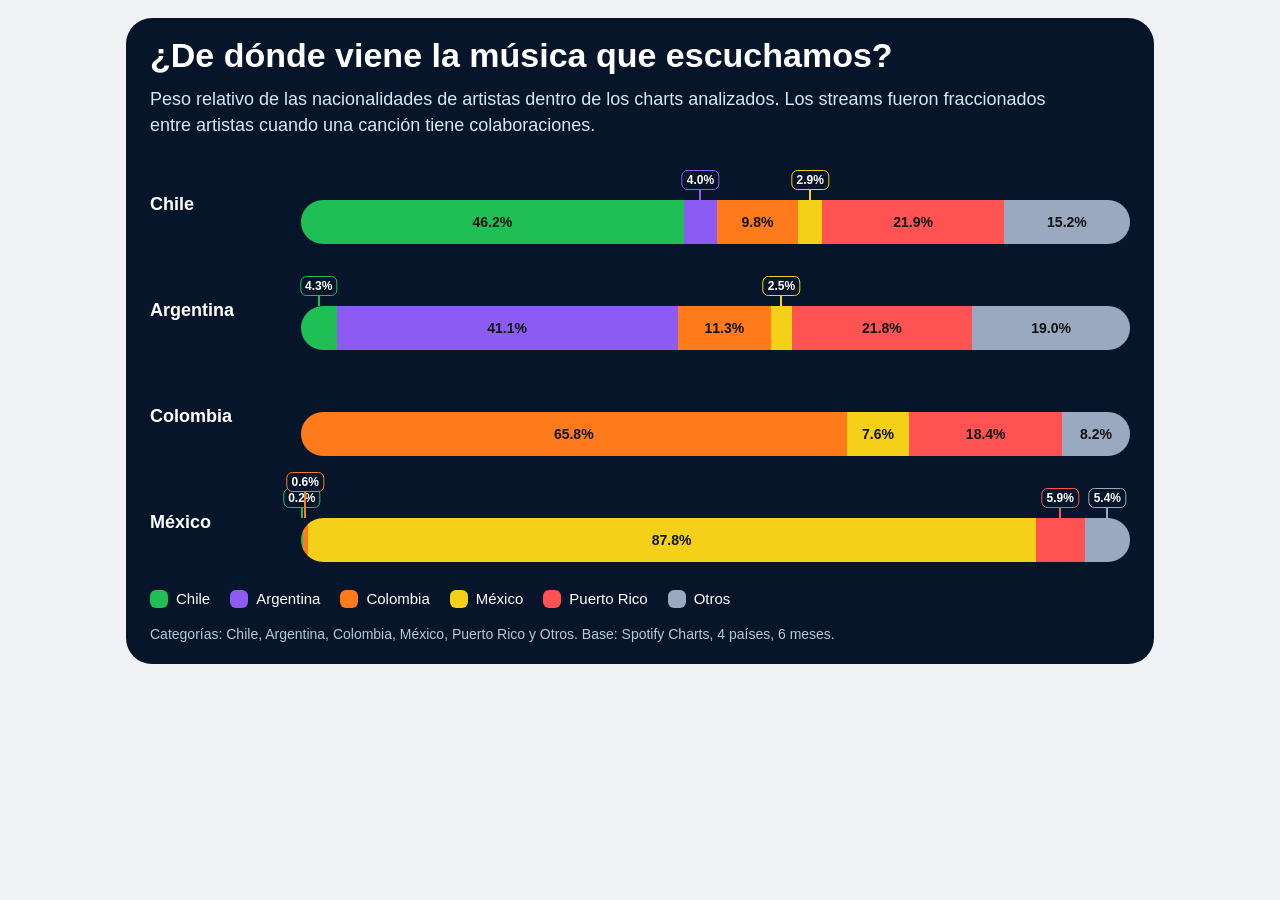
<file: docs/grafico_origen_musica.html>
<!DOCTYPE html>
<html lang="es">
<head>
<meta charset="utf-8">
<meta name="viewport" content="width=device-width, initial-scale=1">
<title>¿De dónde viene la música que escuchamos?</title>

<style>
body {
  margin: 0;
  background: #f0f2f5;
  font-family: Arial, Helvetica, sans-serif;
}

.card {
  width: 980px;
  margin: 18px auto;
  background: #07152a;
  color: #fff;
  border-radius: 26px;
  padding: 18px 24px 22px;
}

.title {
  margin: 2px 0 12px;
  font-size: 34px;
  line-height: 1.05;
  font-weight: 800;
}

.subtitle {
  font-size: 18px;
  line-height: 1.45;
  color: #dbe6f4;
  max-width: 920px;
  margin-bottom: 18px;
}

.row {
  display: grid;
  grid-template-columns: 135px 1fr;
  align-items: center;
  gap: 16px;
  margin: 28px 0;
}

.label {
  font-size: 18px;
  font-weight: 700;
}

.bar-wrap {
  position: relative;
  padding-top: 34px;
}

.bar {
  display: flex;
  width: 100%;
  height: 44px;
  border-radius: 999px;
  overflow: hidden;
  background: #13223a;
}

.seg {
  height: 100%;
  display: flex;
  align-items: center;
  justify-content: center;
  font-size: 14px;
  font-weight: 700;
  color: #111;
}

.smalltag {
  position: absolute;
  transform: translateX(-50%);
  font-size: 12px;
  font-weight: 700;
  color: #fff;
  padding: 2px 4px;
  border-radius: 6px;
  background: #07152a;
  white-space: nowrap;
}

.leader {
  position: absolute;
  width: 2px;
}

.legend {
  display: flex;
  gap: 20px;
  flex-wrap: wrap;
  align-items: center;
  margin-top: 26px;
}

.legend-item {
  display: flex;
  align-items: center;
  gap: 8px;
  font-size: 15px;
}

.dot {
  width: 18px;
  height: 18px;
  border-radius: 6px;
  display: inline-block;
}

.footnote {
  margin-top: 18px;
  font-size: 14px;
  color: #b9c7da;
}

@media (max-width: 1050px) {
  .card {
    width: calc(100% - 32px);
  }
}

@media (max-width: 720px) {
  .card {
    width: calc(100% - 20px);
    padding: 16px;
    border-radius: 20px;
  }

  .title {
    font-size: 26px;
  }

  .subtitle {
    font-size: 15px;
  }

  .row {
    grid-template-columns: 1fr;
    gap: 8px;
    margin: 22px 0;
  }

  .bar-wrap {
    padding-top: 36px;
  }

  .bar {
    height: 36px;
  }

  .seg {
    font-size: 11px;
  }

  .smalltag {
    font-size: 10px;
  }

  .legend {
    gap: 12px;
  }

  .legend-item {
    font-size: 13px;
  }
}
</style>
</head>

<body>
<div class="card">
  <div class="title">¿De dónde viene la música que escuchamos?</div>

  <div class="subtitle">
    Peso relativo de las nacionalidades de artistas dentro de los charts analizados.
    Los streams fueron fraccionados entre artistas cuando una canción tiene colaboraciones.
  </div>

  <div class="row">
    <div class="label">Chile</div>
    <div class="bar-wrap">
      <div class="leader" style="left:calc(48.18% - 1px); top:18px; height:16px; background:#8c5bf3;"></div>
      <div class="smalltag" style="left:48.18%; top:4px; border:1px solid #8c5bf3;">4.0%</div>

      <div class="leader" style="left:calc(61.435% - 1px); top:18px; height:16px; background:#f4d118;"></div>
      <div class="smalltag" style="left:61.435%; top:4px; border:1px solid #f4d118;">2.9%</div>

      <div class="bar">
        <div class="seg" style="width:46.18%;background:#20bf55;">46.2%</div>
        <div class="seg" style="width:4.0%;background:#8c5bf3;"></div>
        <div class="seg" style="width:9.79%;background:#ff7a1a;">9.8%</div>
        <div class="seg" style="width:2.93%;background:#f4d118;"></div>
        <div class="seg" style="width:21.89%;background:#ff5252;">21.9%</div>
        <div class="seg" style="width:15.22%;background:#9aa9bf;">15.2%</div>
      </div>
    </div>
  </div>

  <div class="row">
    <div class="label">Argentina</div>
    <div class="bar-wrap">
      <div class="leader" style="left:calc(2.145% - 1px); top:18px; height:16px; background:#20bf55;"></div>
      <div class="smalltag" style="left:2.145%; top:4px; border:1px solid #20bf55;">4.3%</div>

      <div class="leader" style="left:calc(57.955% - 1px); top:18px; height:16px; background:#f4d118;"></div>
      <div class="smalltag" style="left:57.955%; top:4px; border:1px solid #f4d118;">2.5%</div>

      <div class="bar">
        <div class="seg" style="width:4.29%;background:#20bf55;"></div>
        <div class="seg" style="width:41.15%;background:#8c5bf3;">41.1%</div>
        <div class="seg" style="width:11.27%;background:#ff7a1a;">11.3%</div>
        <div class="seg" style="width:2.49%;background:#f4d118;"></div>
        <div class="seg" style="width:21.76%;background:#ff5252;">21.8%</div>
        <div class="seg" style="width:19.04%;background:#9aa9bf;">19.0%</div>
      </div>
    </div>
  </div>

  <div class="row">
    <div class="label">Colombia</div>
    <div class="bar-wrap">
      <div class="bar">
        <div class="seg" style="width:65.81%;background:#ff7a1a;">65.8%</div>
        <div class="seg" style="width:7.59%;background:#f4d118;">7.6%</div>
        <div class="seg" style="width:18.4%;background:#ff5252;">18.4%</div>
        <div class="seg" style="width:8.21%;background:#9aa9bf;">8.2%</div>
      </div>
    </div>
  </div>

  <div class="row">
    <div class="label">México</div>
    <div class="bar-wrap">
      <div class="leader" style="left:calc(0.105% - 1px); top:18px; height:16px; background:#20bf55;"></div>
      <div class="smalltag" style="left:0.105%; top:4px; border:1px solid #20bf55;">0.2%</div>

      <div class="leader" style="left:calc(0.505% - 1px); top:2px; height:32px; background:#ff7a1a;"></div>
      <div class="smalltag" style="left:0.505%; top:-12px; border:1px solid #ff7a1a;">0.6%</div>

      <div class="leader" style="left:calc(91.58% - 1px); top:18px; height:16px; background:#ff5252;"></div>
      <div class="smalltag" style="left:91.58%; top:4px; border:1px solid #ff5252;">5.9%</div>

      <div class="leader" style="left:calc(97.27% - 1px); top:18px; height:16px; background:#9aa9bf;"></div>
      <div class="smalltag" style="left:97.27%; top:4px; border:1px solid #9aa9bf;">5.4%</div>

      <div class="bar">
        <div class="seg" style="width:0.21%;background:#20bf55;"></div>
        <div class="seg" style="width:0.59%;background:#ff7a1a;"></div>
        <div class="seg" style="width:87.81%;background:#f4d118;">87.8%</div>
        <div class="seg" style="width:5.94%;background:#ff5252;"></div>
        <div class="seg" style="width:5.44%;background:#9aa9bf;"></div>
      </div>
    </div>
  </div>

  <div class="legend">
    <div class="legend-item"><span class="dot" style="background:#20bf55"></span>Chile</div>
    <div class="legend-item"><span class="dot" style="background:#8c5bf3"></span>Argentina</div>
    <div class="legend-item"><span class="dot" style="background:#ff7a1a"></span>Colombia</div>
    <div class="legend-item"><span class="dot" style="background:#f4d118"></span>México</div>
    <div class="legend-item"><span class="dot" style="background:#ff5252"></span>Puerto Rico</div>
    <div class="legend-item"><span class="dot" style="background:#9aa9bf"></span>Otros</div>
  </div>

  <div class="footnote">
    Categorías: Chile, Argentina, Colombia, México, Puerto Rico y Otros.
    Base: Spotify Charts, 4 países, 6 meses.
  </div>
</div>
</body>
</html>
</file>
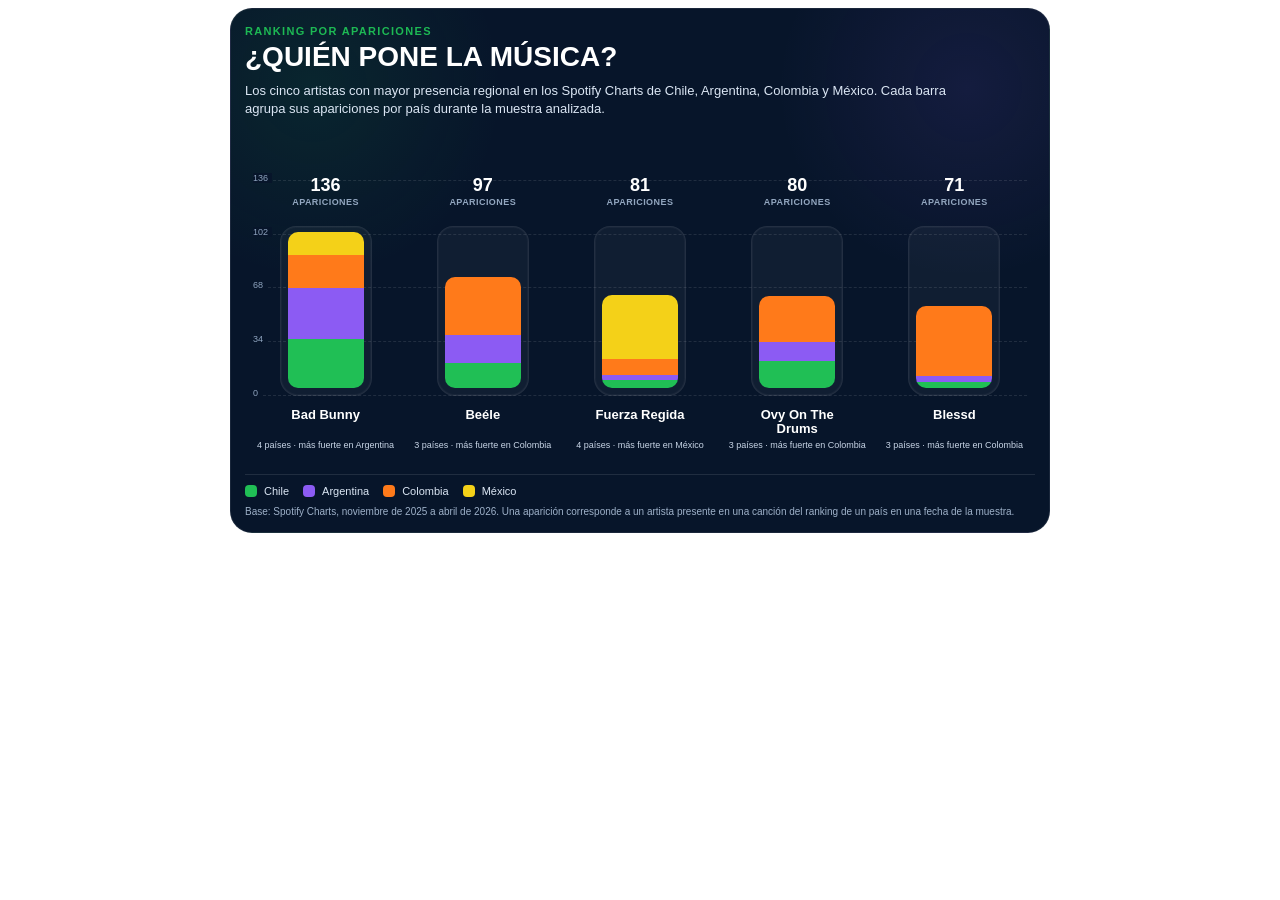
<file: Entrega 06/visualizaciones/codigo/grafico_artistas_regionales.html>
<!DOCTYPE html>
<html lang="es">
<head>
<meta charset="utf-8">
<meta name="viewport" content="width=device-width, initial-scale=1">
<title>¿Quién pone la música?</title>
<style>
*{box-sizing:border-box}body{margin:0;background:transparent;font-family:Arial,Helvetica,sans-serif;color:#fff}
.card{width:min(820px,calc(100% - 16px));margin:8px auto;background:radial-gradient(circle at 10% 15%,rgba(29,185,84,.10),transparent 22%),radial-gradient(circle at 90% 15%,rgba(140,91,243,.10),transparent 22%),#07152a;border-radius:22px;padding:16px 14px 14px;border:1px solid rgba(255,255,255,.08);overflow:hidden}
.kicker{margin:0 0 6px;color:#1db954;font-size:11px;font-weight:800;letter-spacing:.12em;text-transform:uppercase}.title{margin:0 0 10px;font-size:28px;line-height:1.02;font-weight:900;text-transform:uppercase}.subtitle{margin:0 0 18px;color:#dbe6f4;font-size:13px;line-height:1.4;max-width:740px}
.chart{padding:0 8px}.plot{position:relative;height:260px}.grid{position:absolute;left:0;right:0;top:44px;bottom:0;display:flex;flex-direction:column;justify-content:space-between;pointer-events:none}.grid-line{border-top:1px dashed rgba(255,255,255,.10);position:relative}.grid-line span{position:absolute;left:0;top:-8px;font-size:9px;color:#8fa4bf;background:#07152a;padding-right:4px}
.bars{position:absolute;left:0;right:0;top:0;bottom:0;display:grid;grid-template-columns:repeat(5,1fr);gap:12px;align-items:end}.bar-col{height:100%;min-width:0;display:flex;flex-direction:column;align-items:center;justify-content:flex-end}.total{margin-bottom:10px;font-size:18px;font-weight:900;line-height:1;color:#fff;text-align:center;min-height:40px}.total small{display:block;margin-top:4px;font-size:9px;font-weight:700;text-transform:uppercase;letter-spacing:.05em;color:#93a7c0}
.bar-shell{width:100%;max-width:92px;height:170px;background:rgba(255,255,255,.04);border:1px solid rgba(255,255,255,.08);border-radius:16px 16px 18px 18px;padding:7px;display:flex;align-items:flex-end;justify-content:center;box-shadow:inset 0 0 0 1px rgba(255,255,255,.03);overflow:hidden}
.stack{width:100%;border-radius:10px;overflow:hidden;display:flex;flex-direction:column-reverse;height:var(--bar-height);min-height:10px;animation:rise .7s ease both}.seg{width:100%;cursor:pointer;transition:filter .2s ease}.seg:hover{filter:brightness(1.08)}
.labels{display:grid;grid-template-columns:repeat(5,1fr);gap:12px;margin-top:12px}.label-col{text-align:center}.artist-name{margin:0;font-size:13px;line-height:1.05;font-weight:900;min-height:28px;display:flex;align-items:flex-start;justify-content:center}.artist-note{margin-top:4px;color:#c9d6e7;font-size:9px;line-height:1.2;min-height:20px}
.legend{display:flex;flex-wrap:wrap;gap:14px;align-items:center;margin-top:14px;padding-top:10px;border-top:1px solid rgba(255,255,255,.10)}.legend-item{display:inline-flex;align-items:center;gap:7px;font-size:11px;color:#dbe6f4}.dot{width:12px;height:12px;border-radius:4px;display:inline-block}.footnote{margin:8px 0 0;color:#9eb1c9;font-size:10px;line-height:1.3}
.tooltip{position:fixed;z-index:9999;pointer-events:none;opacity:0;transform:translate(-50%,-120%);background:rgba(2,11,22,.96);color:#fff;border:1px solid rgba(255,255,255,.14);border-radius:10px;padding:8px 10px;min-width:120px;box-shadow:0 10px 24px rgba(0,0,0,.25);transition:opacity .15s ease}.tooltip .t-artist{font-size:12px;font-weight:800;margin-bottom:3px}.tooltip .t-country{font-size:11px;color:#dbe6f4;margin-bottom:2px}.tooltip .t-value{font-size:15px;font-weight:900;line-height:1}
@keyframes rise{from{transform:scaleY(.2);transform-origin:bottom;opacity:.7}to{transform:scaleY(1);transform-origin:bottom;opacity:1}}
@media(max-width:860px){.card{padding:16px 12px 14px}.title{font-size:24px}.subtitle{font-size:12px}.plot{height:auto}.grid{display:none}.bars{position:static;grid-template-columns:repeat(2,1fr);gap:18px 12px}.bar-col{height:auto}.bar-col:last-child{grid-column:1/-1;justify-self:center;width:48%}.labels{display:none}.bar-shell{height:170px;max-width:88px}.bar-col::after{content:attr(data-label) "\\A" attr(data-note);white-space:pre-line;display:block;margin-top:10px;text-align:center;font-size:11px;line-height:1.2;font-weight:900}}
</style>
</head>
<body>
<div class="card">
<p class="kicker">Ranking por apariciones</p><h1 class="title">¿Quién pone la música?</h1>
<p class="subtitle">Los cinco artistas con mayor presencia regional en los Spotify Charts de Chile, Argentina, Colombia y México. Cada barra agrupa sus apariciones por país durante la muestra analizada.</p>
<div class="chart"><div class="plot"><div class="grid"><div class="grid-line"><span>136</span></div><div class="grid-line"><span>102</span></div><div class="grid-line"><span>68</span></div><div class="grid-line"><span>34</span></div><div class="grid-line"><span>0</span></div></div>
<div class="bars">
<div class="bar-col" data-label="Bad Bunny" data-note="4 países · más fuerte en Argentina"><div class="total">136<small>apariciones</small></div><div class="bar-shell"><div class="stack" style="--bar-height:156px;"><div class="seg" style="height:31.62%;background:#20bf55" data-artist="Bad Bunny" data-country="Chile" data-value="43"></div><div class="seg" style="height:32.35%;background:#8c5bf3" data-artist="Bad Bunny" data-country="Argentina" data-value="44"></div><div class="seg" style="height:21.32%;background:#ff7a1a" data-artist="Bad Bunny" data-country="Colombia" data-value="29"></div><div class="seg" style="height:14.71%;background:#f4d118" data-artist="Bad Bunny" data-country="México" data-value="20"></div></div></div></div>
<div class="bar-col" data-label="Beéle" data-note="3 países · más fuerte en Colombia"><div class="total">97<small>apariciones</small></div><div class="bar-shell"><div class="stack" style="--bar-height:111px;"><div class="seg" style="height:22.68%;background:#20bf55" data-artist="Beéle" data-country="Chile" data-value="22"></div><div class="seg" style="height:24.74%;background:#8c5bf3" data-artist="Beéle" data-country="Argentina" data-value="24"></div><div class="seg" style="height:52.58%;background:#ff7a1a" data-artist="Beéle" data-country="Colombia" data-value="51"></div></div></div></div>
<div class="bar-col" data-label="Fuerza Regida" data-note="4 países · más fuerte en México"><div class="total">81<small>apariciones</small></div><div class="bar-shell"><div class="stack" style="--bar-height:93px;"><div class="seg" style="height:8.64%;background:#20bf55" data-artist="Fuerza Regida" data-country="Chile" data-value="7"></div><div class="seg" style="height:4.94%;background:#8c5bf3" data-artist="Fuerza Regida" data-country="Argentina" data-value="4"></div><div class="seg" style="height:17.28%;background:#ff7a1a" data-artist="Fuerza Regida" data-country="Colombia" data-value="14"></div><div class="seg" style="height:69.14%;background:#f4d118" data-artist="Fuerza Regida" data-country="México" data-value="56"></div></div></div></div>
<div class="bar-col" data-label="Ovy On The Drums" data-note="3 países · más fuerte en Colombia"><div class="total">80<small>apariciones</small></div><div class="bar-shell"><div class="stack" style="--bar-height:92px;"><div class="seg" style="height:28.75%;background:#20bf55" data-artist="Ovy On The Drums" data-country="Chile" data-value="23"></div><div class="seg" style="height:21.25%;background:#8c5bf3" data-artist="Ovy On The Drums" data-country="Argentina" data-value="17"></div><div class="seg" style="height:50%;background:#ff7a1a" data-artist="Ovy On The Drums" data-country="Colombia" data-value="40"></div></div></div></div>
<div class="bar-col" data-label="Blessd" data-note="3 países · más fuerte en Colombia"><div class="total">71<small>apariciones</small></div><div class="bar-shell"><div class="stack" style="--bar-height:82px;"><div class="seg" style="height:7.04%;background:#20bf55" data-artist="Blessd" data-country="Chile" data-value="5"></div><div class="seg" style="height:7.04%;background:#8c5bf3" data-artist="Blessd" data-country="Argentina" data-value="5"></div><div class="seg" style="height:85.92%;background:#ff7a1a" data-artist="Blessd" data-country="Colombia" data-value="61"></div></div></div></div>
</div></div>
<div class="labels"><div class="label-col"><div class="artist-name">Bad Bunny</div><div class="artist-note">4 países · más fuerte en Argentina</div></div><div class="label-col"><div class="artist-name">Beéle</div><div class="artist-note">3 países · más fuerte en Colombia</div></div><div class="label-col"><div class="artist-name">Fuerza Regida</div><div class="artist-note">4 países · más fuerte en México</div></div><div class="label-col"><div class="artist-name">Ovy On The<br>Drums</div><div class="artist-note">3 países · más fuerte en Colombia</div></div><div class="label-col"><div class="artist-name">Blessd</div><div class="artist-note">3 países · más fuerte en Colombia</div></div></div></div>
<div class="legend"><span class="legend-item"><span class="dot" style="background:#20bf55"></span>Chile</span><span class="legend-item"><span class="dot" style="background:#8c5bf3"></span>Argentina</span><span class="legend-item"><span class="dot" style="background:#ff7a1a"></span>Colombia</span><span class="legend-item"><span class="dot" style="background:#f4d118"></span>México</span></div>
<p class="footnote">Base: Spotify Charts, noviembre de 2025 a abril de 2026. Una aparición corresponde a un artista presente en una canción del ranking de un país en una fecha de la muestra.</p></div>
<div class="tooltip" id="tooltip"><div class="t-artist" id="ttArtist"></div><div class="t-country" id="ttCountry"></div><div class="t-value" id="ttValue"></div></div>
<script>
const tooltip=document.getElementById('tooltip'),ttArtist=document.getElementById('ttArtist'),ttCountry=document.getElementById('ttCountry'),ttValue=document.getElementById('ttValue');
document.querySelectorAll('.seg').forEach(seg=>{seg.addEventListener('mouseenter',()=>{ttArtist.textContent=seg.dataset.artist;ttCountry.textContent=seg.dataset.country;ttValue.textContent=seg.dataset.value+' apariciones';tooltip.style.opacity='1'});seg.addEventListener('mousemove',e=>{tooltip.style.left=e.clientX+'px';tooltip.style.top=(e.clientY-10)+'px'});seg.addEventListener('mouseleave',()=>{tooltip.style.opacity='0'})});
</script>
</body></html>
</file>
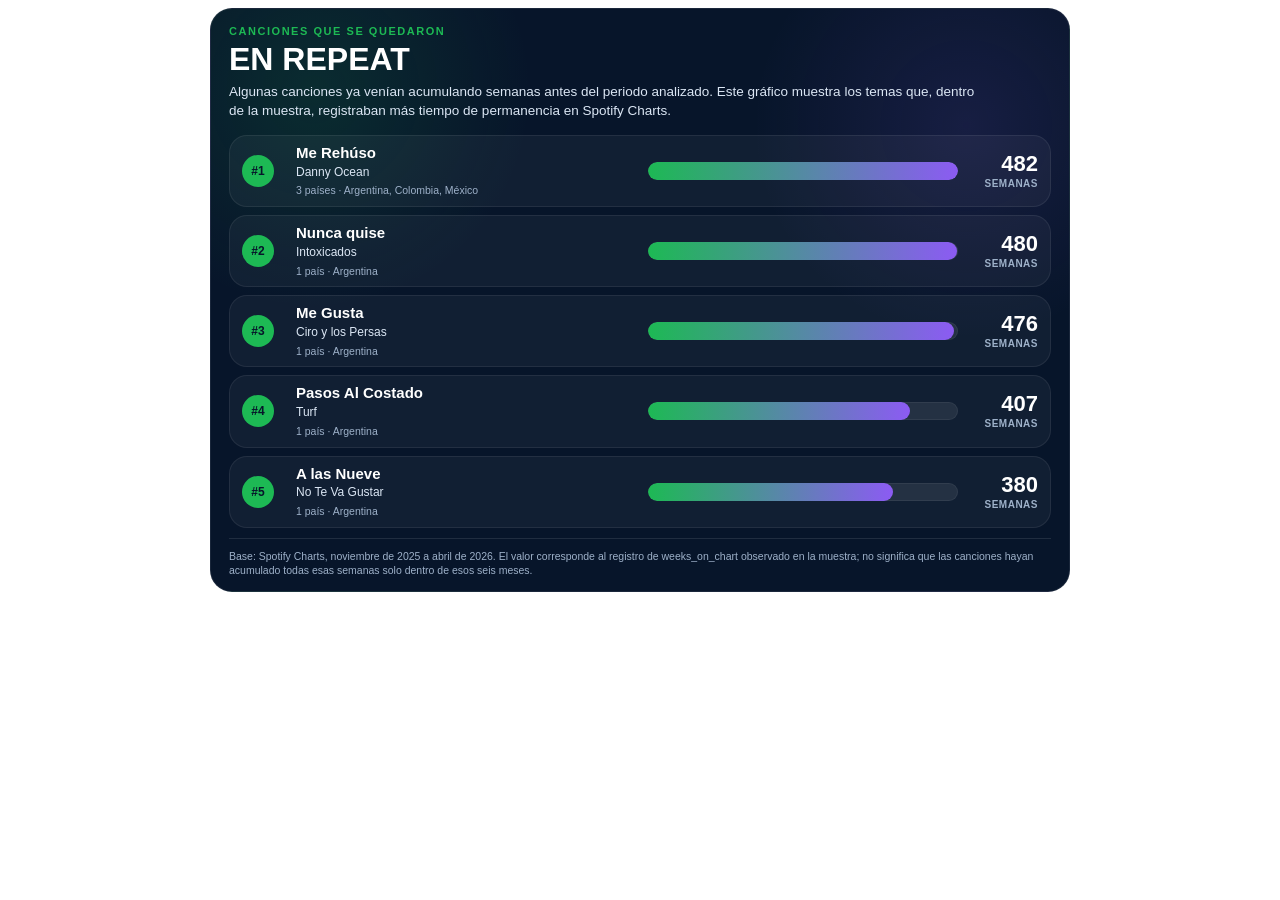
<file: Entrega 06/visualizaciones/codigo/grafico_en_repeat.html>
<!DOCTYPE html>
<html lang="es">
<head>
<meta charset="utf-8"><meta name="viewport" content="width=device-width, initial-scale=1"><title>En Repeat</title>
<style>
*{box-sizing:border-box}html,body{margin:0;background:transparent;font-family:Arial,Helvetica,sans-serif;color:#fff;overflow:hidden}.card{width:min(860px,calc(100% - 16px));margin:8px auto;background:radial-gradient(circle at 12% 14%,rgba(29,185,84,.14),transparent 24%),radial-gradient(circle at 88% 20%,rgba(140,91,243,.12),transparent 24%),#07152a;border:1px solid rgba(255,255,255,.08);border-radius:22px;padding:16px 18px 14px;overflow:hidden}.kicker{margin:0 0 6px;color:#1db954;font-size:11px;font-weight:900;letter-spacing:.14em;text-transform:uppercase}.title{margin:0 0 8px;font-size:32px;line-height:1;font-weight:900;text-transform:uppercase}.subtitle{margin:0 0 14px;max-width:760px;color:#dbe6f4;font-size:13.5px;line-height:1.4}.rows{display:grid;gap:8px}.song-row{display:grid;grid-template-columns:42px minmax(210px,1.1fr) 1fr 68px;gap:12px;align-items:center;padding:9px 12px;border-radius:18px;background:rgba(255,255,255,.045);border:1px solid rgba(255,255,255,.075)}.rank{width:32px;height:32px;border-radius:999px;display:grid;place-items:center;background:#1db954;color:#07152a;font-size:12px;font-weight:900}.song-info h2{margin:0;font-size:15px;line-height:1.12;font-weight:900}.song-info p{margin:4px 0 0;color:#dbe6f4;font-size:12px;line-height:1.15}.song-info span{display:block;margin-top:5px;color:#9eb1c9;font-size:10.5px;line-height:1.2}.bar-track{width:100%;height:18px;border-radius:999px;background:rgba(255,255,255,.08);overflow:hidden;box-shadow:inset 0 0 0 1px rgba(255,255,255,.06)}.bar-fill{height:100%;width:0;border-radius:999px;background:linear-gradient(90deg,#1db954,#8c5bf3);animation:grow 1s ease forwards;animation-delay:var(--delay)}.weeks{text-align:right}.weeks strong{display:block;font-size:22px;line-height:1;font-weight:900}.weeks small{display:block;margin-top:3px;color:#9eb1c9;font-size:10px;text-transform:uppercase;letter-spacing:.05em;font-weight:800}.note{margin:10px 0 0;padding-top:10px;border-top:1px solid rgba(255,255,255,.10);color:#9eb1c9;font-size:10.5px;line-height:1.35}@keyframes grow{from{width:0}to{width:var(--target)}}@media(max-width:760px){.card{padding:16px 14px}.title{font-size:26px}.song-row{grid-template-columns:36px 1fr;gap:8px 10px}.bar-wrap,.weeks{grid-column:1/-1;text-align:left}}
</style>
</head>
<body>
<section class="card"><p class="kicker">Canciones que se quedaron</p><h1 class="title">En Repeat</h1><p class="subtitle">Algunas canciones ya venían acumulando semanas antes del periodo analizado. Este gráfico muestra los temas que, dentro de la muestra, registraban más tiempo de permanencia en Spotify Charts.</p><div class="rows">
<div class="song-row" style="--delay:0s"><div class="rank">#1</div><div class="song-info"><h2>Me Rehúso</h2><p>Danny Ocean</p><span>3 países · Argentina, Colombia, México</span></div><div class="bar-wrap"><div class="bar-track"><div class="bar-fill" style="--target:100%"></div></div></div><div class="weeks"><strong>482</strong><small>semanas</small></div></div>
<div class="song-row" style="--delay:.08s"><div class="rank">#2</div><div class="song-info"><h2>Nunca quise</h2><p>Intoxicados</p><span>1 país · Argentina</span></div><div class="bar-wrap"><div class="bar-track"><div class="bar-fill" style="--target:99.59%"></div></div></div><div class="weeks"><strong>480</strong><small>semanas</small></div></div>
<div class="song-row" style="--delay:.16s"><div class="rank">#3</div><div class="song-info"><h2>Me Gusta</h2><p>Ciro y los Persas</p><span>1 país · Argentina</span></div><div class="bar-wrap"><div class="bar-track"><div class="bar-fill" style="--target:98.76%"></div></div></div><div class="weeks"><strong>476</strong><small>semanas</small></div></div>
<div class="song-row" style="--delay:.24s"><div class="rank">#4</div><div class="song-info"><h2>Pasos Al Costado</h2><p>Turf</p><span>1 país · Argentina</span></div><div class="bar-wrap"><div class="bar-track"><div class="bar-fill" style="--target:84.44%"></div></div></div><div class="weeks"><strong>407</strong><small>semanas</small></div></div>
<div class="song-row" style="--delay:.32s"><div class="rank">#5</div><div class="song-info"><h2>A las Nueve</h2><p>No Te Va Gustar</p><span>1 país · Argentina</span></div><div class="bar-wrap"><div class="bar-track"><div class="bar-fill" style="--target:78.84%"></div></div></div><div class="weeks"><strong>380</strong><small>semanas</small></div></div>
</div><p class="note">Base: Spotify Charts, noviembre de 2025 a abril de 2026. El valor corresponde al registro de weeks_on_chart observado en la muestra; no significa que las canciones hayan acumulado todas esas semanas solo dentro de esos seis meses.</p></section>
</body></html>
</file>
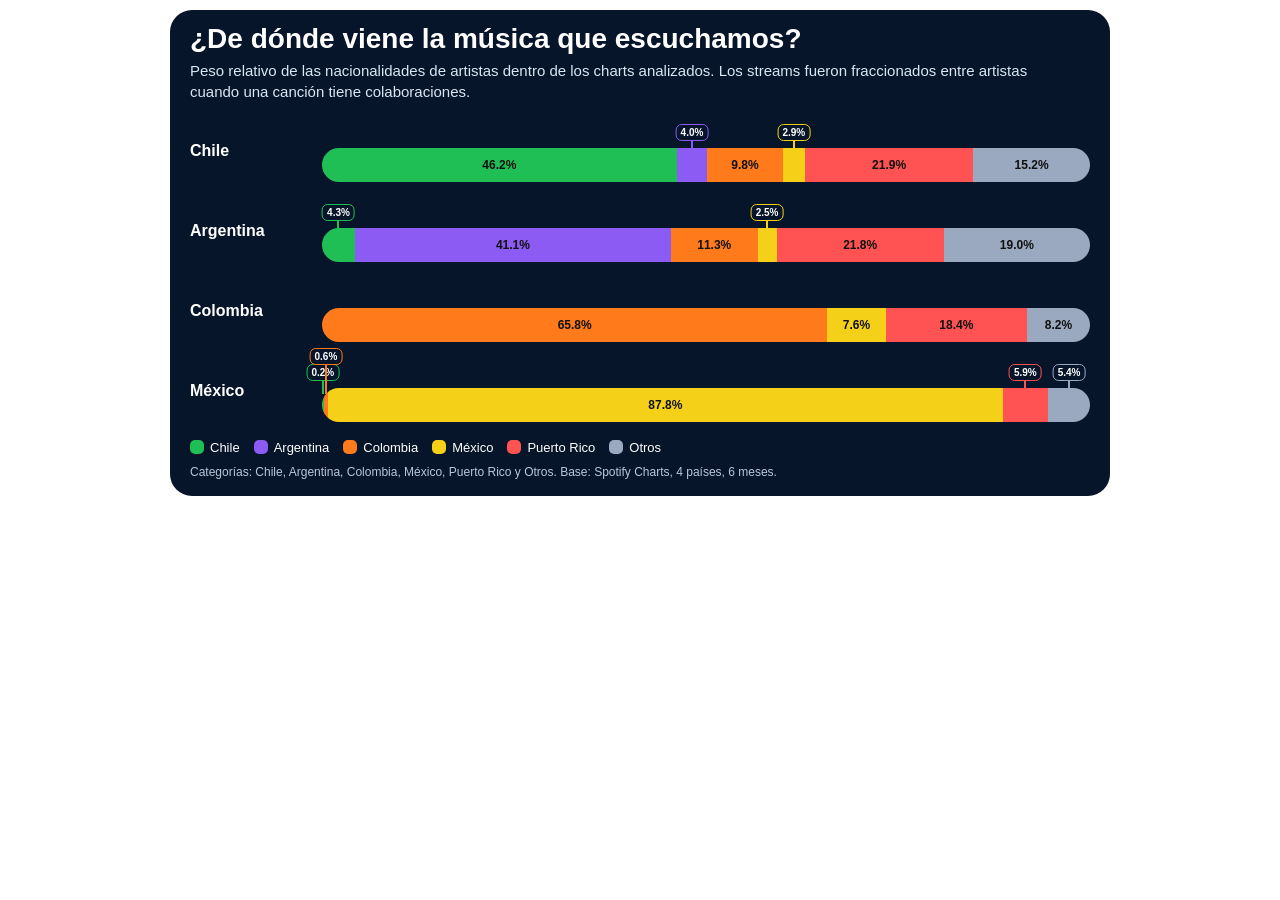
<file: Entrega 06/visualizaciones/codigo/grafico_origen_musica.html>
<!DOCTYPE html>
<html lang="es">
<head>
<meta charset="utf-8"><meta name="viewport" content="width=device-width, initial-scale=1"><title>¿De dónde viene la música?</title>
<style>
body{margin:0;background:transparent;font-family:Arial,Helvetica,sans-serif}.card{width:min(900px,calc(100% - 20px));margin:10px auto;background:#07152a;color:#fff;border-radius:22px;padding:14px 20px 16px}.title{margin:0 0 8px;font-size:28px;line-height:1.05;font-weight:800}.subtitle{font-size:15px;line-height:1.35;color:#dbe6f4;max-width:860px;margin-bottom:8px}.row{display:grid;grid-template-columns:120px 1fr;align-items:center;gap:12px;margin:18px 0}.label{font-size:16px;font-weight:700}.bar-wrap{position:relative;padding-top:28px}.bar{display:flex;width:100%;height:34px;border-radius:999px;overflow:hidden;background:#13223a}.seg{height:100%;display:flex;align-items:center;justify-content:center;font-size:12px;font-weight:700;color:#111}.smalltag{position:absolute;transform:translateX(-50%);font-size:10px;font-weight:700;color:#fff;padding:2px 4px;border-radius:6px;background:#07152a;white-space:nowrap}.leader{position:absolute;width:2px}.legend{display:flex;gap:14px;flex-wrap:wrap;align-items:center;margin-top:14px}.legend-item{display:flex;align-items:center;gap:6px;font-size:13px}.dot{width:14px;height:14px;border-radius:5px;display:inline-block}.footnote{margin-top:10px;font-size:12px;color:#b9c7da;line-height:1.3}@media(max-width:720px){.card{width:calc(100% - 12px);padding:14px;border-radius:18px}.title{font-size:22px}.subtitle{font-size:13px}.row{grid-template-columns:1fr;gap:6px;margin:16px 0}.label{font-size:14px}.bar-wrap{padding-top:30px}.bar{height:30px}.seg{font-size:10px}.smalltag{font-size:9px}.legend{gap:10px}.legend-item{font-size:12px}.dot{width:12px;height:12px}}
</style>
</head>
<body><div class="card"><div class="title">¿De dónde viene la música que escuchamos?</div><div class="subtitle">Peso relativo de las nacionalidades de artistas dentro de los charts analizados. Los streams fueron fraccionados entre artistas cuando una canción tiene colaboraciones.</div>
<div class="row"><div class="label">Chile</div><div class="bar-wrap"><div class="leader" style="left:calc(48.18% - 1px);top:18px;height:16px;background:#8c5bf3"></div><div class="smalltag" style="left:48.18%;top:4px;border:1px solid #8c5bf3">4.0%</div><div class="leader" style="left:calc(61.435% - 1px);top:18px;height:16px;background:#f4d118"></div><div class="smalltag" style="left:61.435%;top:4px;border:1px solid #f4d118">2.9%</div><div class="bar"><div class="seg" style="width:46.18%;background:#20bf55">46.2%</div><div class="seg" style="width:4%;background:#8c5bf3"></div><div class="seg" style="width:9.79%;background:#ff7a1a">9.8%</div><div class="seg" style="width:2.93%;background:#f4d118"></div><div class="seg" style="width:21.89%;background:#ff5252">21.9%</div><div class="seg" style="width:15.22%;background:#9aa9bf">15.2%</div></div></div></div>
<div class="row"><div class="label">Argentina</div><div class="bar-wrap"><div class="leader" style="left:calc(2.145% - 1px);top:18px;height:16px;background:#20bf55"></div><div class="smalltag" style="left:2.145%;top:4px;border:1px solid #20bf55">4.3%</div><div class="leader" style="left:calc(57.955% - 1px);top:18px;height:16px;background:#f4d118"></div><div class="smalltag" style="left:57.955%;top:4px;border:1px solid #f4d118">2.5%</div><div class="bar"><div class="seg" style="width:4.29%;background:#20bf55"></div><div class="seg" style="width:41.15%;background:#8c5bf3">41.1%</div><div class="seg" style="width:11.27%;background:#ff7a1a">11.3%</div><div class="seg" style="width:2.49%;background:#f4d118"></div><div class="seg" style="width:21.76%;background:#ff5252">21.8%</div><div class="seg" style="width:19.04%;background:#9aa9bf">19.0%</div></div></div></div>
<div class="row"><div class="label">Colombia</div><div class="bar-wrap"><div class="bar"><div class="seg" style="width:65.81%;background:#ff7a1a">65.8%</div><div class="seg" style="width:7.59%;background:#f4d118">7.6%</div><div class="seg" style="width:18.4%;background:#ff5252">18.4%</div><div class="seg" style="width:8.21%;background:#9aa9bf">8.2%</div></div></div></div>
<div class="row"><div class="label">México</div><div class="bar-wrap"><div class="leader" style="left:calc(.105% - 1px);top:18px;height:16px;background:#20bf55"></div><div class="smalltag" style="left:.105%;top:4px;border:1px solid #20bf55">0.2%</div><div class="leader" style="left:calc(.505% - 1px);top:2px;height:32px;background:#ff7a1a"></div><div class="smalltag" style="left:.505%;top:-12px;border:1px solid #ff7a1a">0.6%</div><div class="leader" style="left:calc(91.58% - 1px);top:18px;height:16px;background:#ff5252"></div><div class="smalltag" style="left:91.58%;top:4px;border:1px solid #ff5252">5.9%</div><div class="leader" style="left:calc(97.27% - 1px);top:18px;height:16px;background:#9aa9bf"></div><div class="smalltag" style="left:97.27%;top:4px;border:1px solid #9aa9bf">5.4%</div><div class="bar"><div class="seg" style="width:.21%;background:#20bf55"></div><div class="seg" style="width:.59%;background:#ff7a1a"></div><div class="seg" style="width:87.81%;background:#f4d118">87.8%</div><div class="seg" style="width:5.94%;background:#ff5252"></div><div class="seg" style="width:5.44%;background:#9aa9bf"></div></div></div></div>
<div class="legend"><div class="legend-item"><span class="dot" style="background:#20bf55"></span>Chile</div><div class="legend-item"><span class="dot" style="background:#8c5bf3"></span>Argentina</div><div class="legend-item"><span class="dot" style="background:#ff7a1a"></span>Colombia</div><div class="legend-item"><span class="dot" style="background:#f4d118"></span>México</div><div class="legend-item"><span class="dot" style="background:#ff5252"></span>Puerto Rico</div><div class="legend-item"><span class="dot" style="background:#9aa9bf"></span>Otros</div></div><div class="footnote">Categorías: Chile, Argentina, Colombia, México, Puerto Rico y Otros. Base: Spotify Charts, 4 países, 6 meses.</div></div></body></html>
</file>
